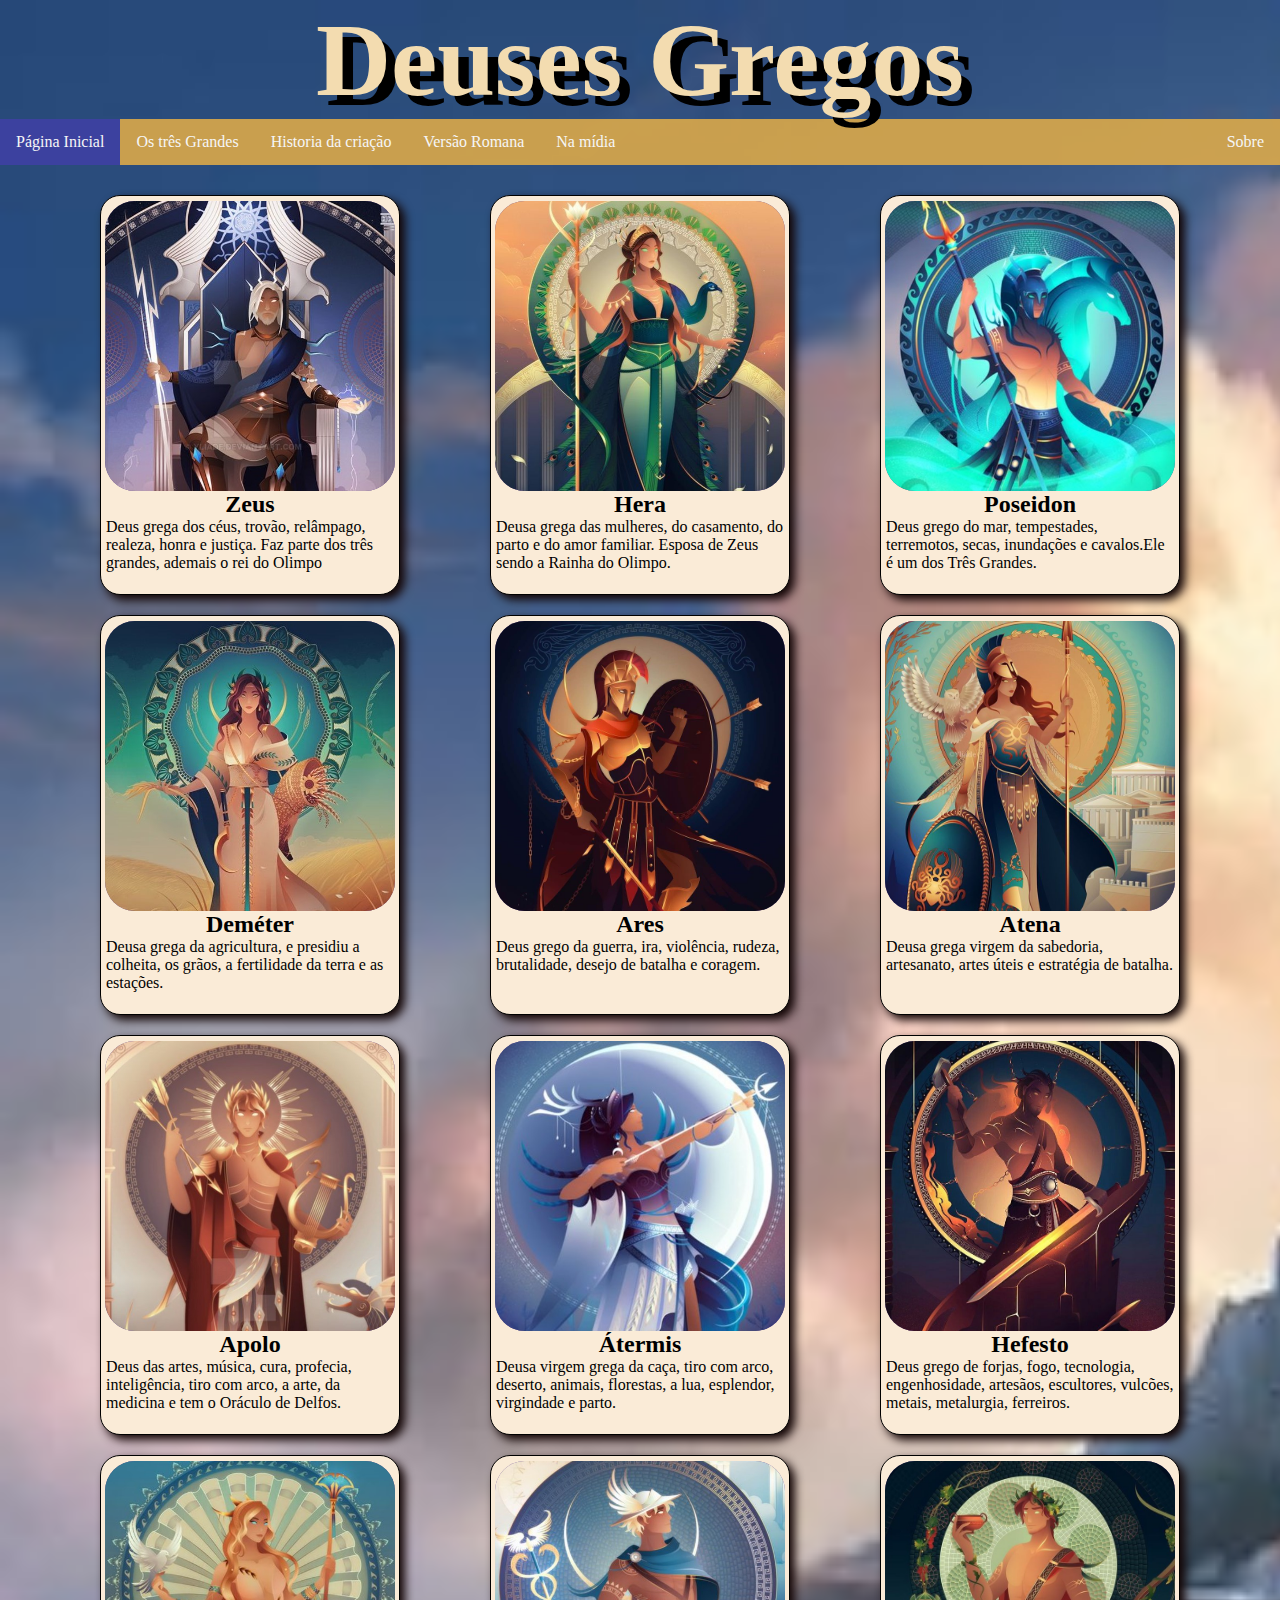
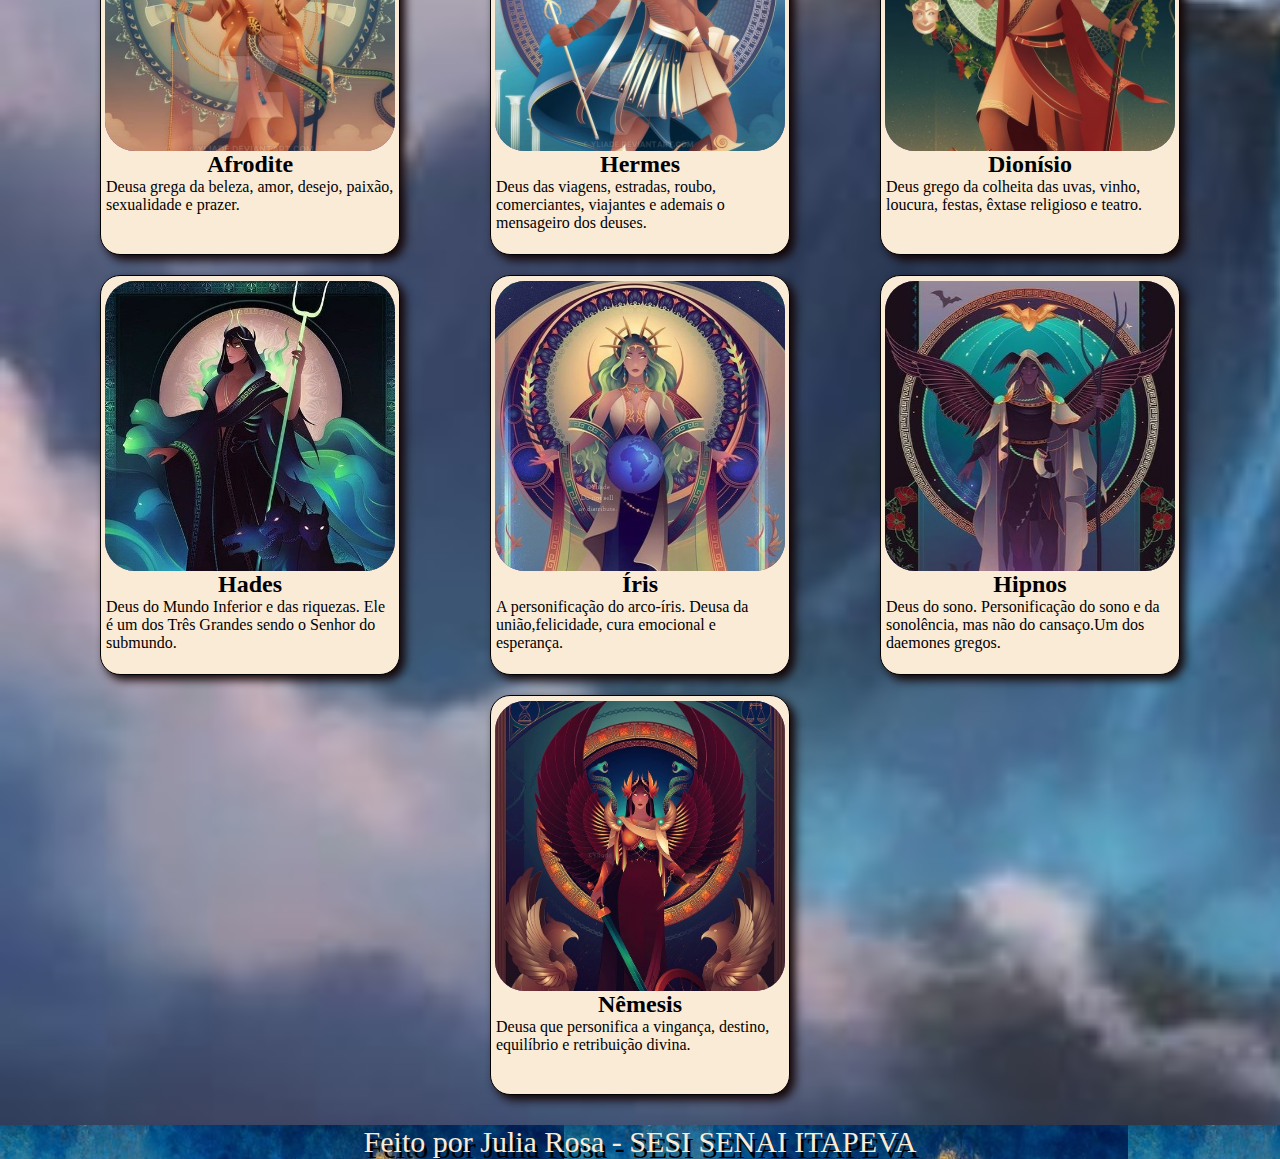
<file: index.html>
<!DOCTYPE html>
<html lang="pt-br">
<head>
    <meta charset="UTF-8">
    <meta name="viewport" content="width=device-width, initial-scale=1.0">
    <title>Cards Geeks JR</title>
    <link rel="stylesheet" href="style.css">
</head>
<body>
   <header id="topo">
    <h1>Deuses Gregos</h1>
    <ul>
        <li><a href="index.html" class="active">Página Inicial</a></li>
        <li><a href="tresgrandes.html">Os três Grandes</a></li>
        <li><a href="historia.html">Historia da criação</a></li>
        <li><a href="romano.html">Versão Romana</a></li>
        <li><a href="midia.html">Na mídia</a></li>
        <li style="float:right"><a href="sobre.html">Sobre</a></li>
  
      </ul>

   </header>
    <main id="conteudo">

        <section class="card">
            <figure>
               <img src="z.jpg" />
            </figure>
            <h2>Zeus</h2>
            <p id="z">Deus grega dos céus, trovão, relâmpago, realeza, honra e justiça. Faz parte dos três grandes, ademais o rei do Olimpo</p>
        </section>

        <section class="card">
            <figure>
               <img src="hera.jpg" />
            </figure>
            <h2>Hera</h2>
            <p id="h">Deusa grega das mulheres, do casamento, do parto e do amor familiar. Esposa de Zeus sendo a Rainha do Olimpo.</p>
        </section>

        <section class="card">
            <figure>
               <img src="pos.jpg" />
            </figure>
            <h2>Poseidon</h2>
            <p>Deus grego do mar, tempestades, terremotos, secas, inundações e cavalos.Ele é um dos Três Grandes.</p>
        </section>

        <section class="card">
            <figure>
               <img src="demeter.jpg" />
            </figure>
            <h2>Deméter</h2>
            <p>Deusa grega da agricultura, e presidiu a colheita, os grãos, a fertilidade da terra e as estações.</p>
        </section>

        <section class="card">
            <figure>
               <img src="ares.jpg" />
            </figure>
            <h2>Ares</h2>
            <p>Deus grego da guerra, ira, violência, rudeza, brutalidade, desejo de batalha e coragem.</p>
        </section>

        <section class="card">
            <figure>
               <img src="athena.jpg" />
            </figure>
            <h2>Atena</h2>
            <p>Deusa grega virgem da sabedoria, artesanato, artes úteis e estratégia de batalha. </p>
        </section>

        <section class="card">
            <figure>
               <img src="ap.jpg" />
            </figure>
            <h2>Apolo</h2>
            <p id="ap"> Deus das artes, música, cura, profecia, inteligência, tiro com arco, a arte, da medicina e tem o Oráculo de Delfos. </p>
        </section>

        <section class="card">
            <figure>
               <img src="artemis.jpg" />
            </figure>
            <h2>Átermis</h2>
            <p id="at">Deusa virgem grega da caça, tiro com arco, deserto, animais, florestas, a lua, esplendor, virgindade e parto. </p>
        </section>

        <section class="card">
            <figure>
               <img src="hesf.jpg" />
            </figure>
            <h2>Hefesto</h2>
            <p id="he">Deus grego de forjas, fogo, tecnologia, engenhosidade, artesãos, escultores, vulcões, metais, metalurgia, ferreiros.</p>
        </section>

        <section class="card">
            <figure>
               <img src="apho.jpg" />
            </figure>
            <h2>Afrodite</h2>
            <p>Deusa grega da beleza, amor, desejo, paixão, sexualidade e prazer.</p>
        </section>

        <section class="card">
            <figure>
               <img src="hermes.jpg" />
            </figure>
            <h2>Hermes</h2>
            <p>Deus das viagens, estradas, roubo, comerciantes, viajantes e ademais o mensageiro dos deuses.</p>
        </section>

        <section class="card">
            <figure>
               <img src="dio.jpg" />
            </figure>
            <h2>Dionísio</h2>
            <p>Deus grego da colheita das uvas, vinho, loucura, festas, êxtase religioso e teatro. </p>
        </section>

        <section class="card">
            <figure>
               <img src="hades.jpg" />
            </figure>
            <h2>Hades</h2>
            <p> Deus do Mundo Inferior e das riquezas. Ele é um dos Três Grandes sendo o Senhor do submundo.</p>
        </section>

        <section class="card">
            <figure>
               <img src="iris.jpg" />
            </figure>
            <h2>Íris</h2>
            <p>A personificação do arco-íris. Deusa da união,felicidade, cura emocional e esperança.</p>
        </section>

        <section class="card">
            <figure>
               <img src="hyp.jpg" />
            </figure>
            <h2>Hipnos</h2>
            <p> Deus do sono. Personificação do sono e da sonolência, mas não do cansaço.Um dos daemones gregos.</p>
        </section>

        <section class="card">
            <figure>
               <img src="neme.jpg" />
            </figure>
            <h2>Nêmesis</h2>
            <p>Deusa que personifica a vingança, destino, equilíbrio e retribuição divina.</p>
        </section>

    </main>
    <footer id="rodape">
        <p> 
            Feito por Julia Rosa - SESI SENAI ITAPEVA
        </p>

    </footer>

   
</body>
</html>
</file>
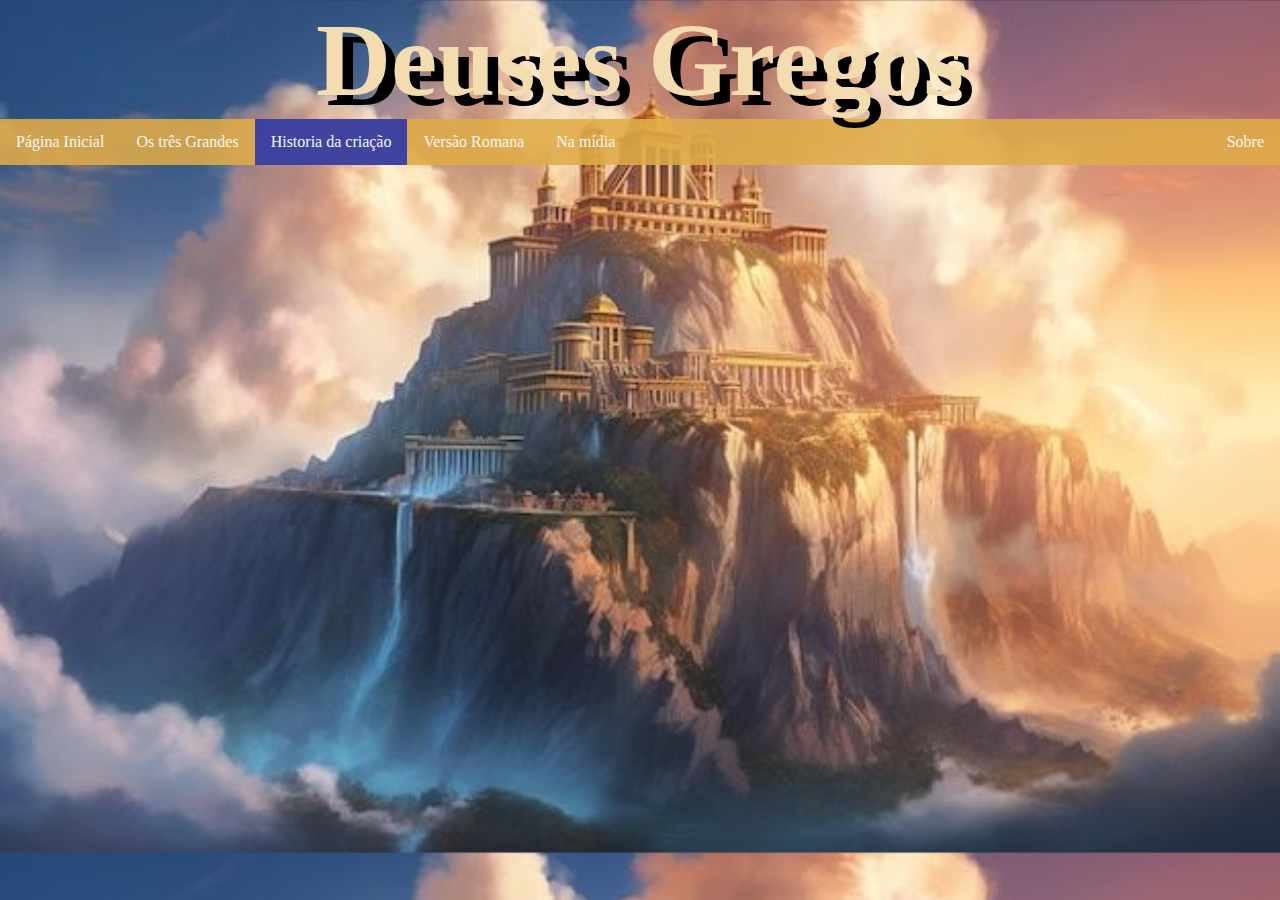
<file: historia.html>
<!DOCTYPE html>
<html lang="en">
<head>
    <meta charset="UTF-8">
    <meta name="viewport" content="width=device-width, initial-scale=1.0">
    <title>Historia da criação</title>
    <link rel="stylesheet" href="style2.css">
</head>
<body>
    <header id="topo">
        <h1>Deuses Gregos</h1>
        <ul>
            <li><a href="index.html">Página Inicial</a></li>
            <li><a href="tresgrandes.html" >Os três Grandes</a></li>
            <li><a href="historia.html" class="active" >Historia da criação</a></li>
            <li><a href="romano.html">Versão Romana</a></li>
            <li><a href="midia.html">Na mídia</a></li>
            <li style="float:right"><a href="sobre.html">Sobre</a></li>
          </ul>
    
       </header>
    
</body>
</html>
</file>
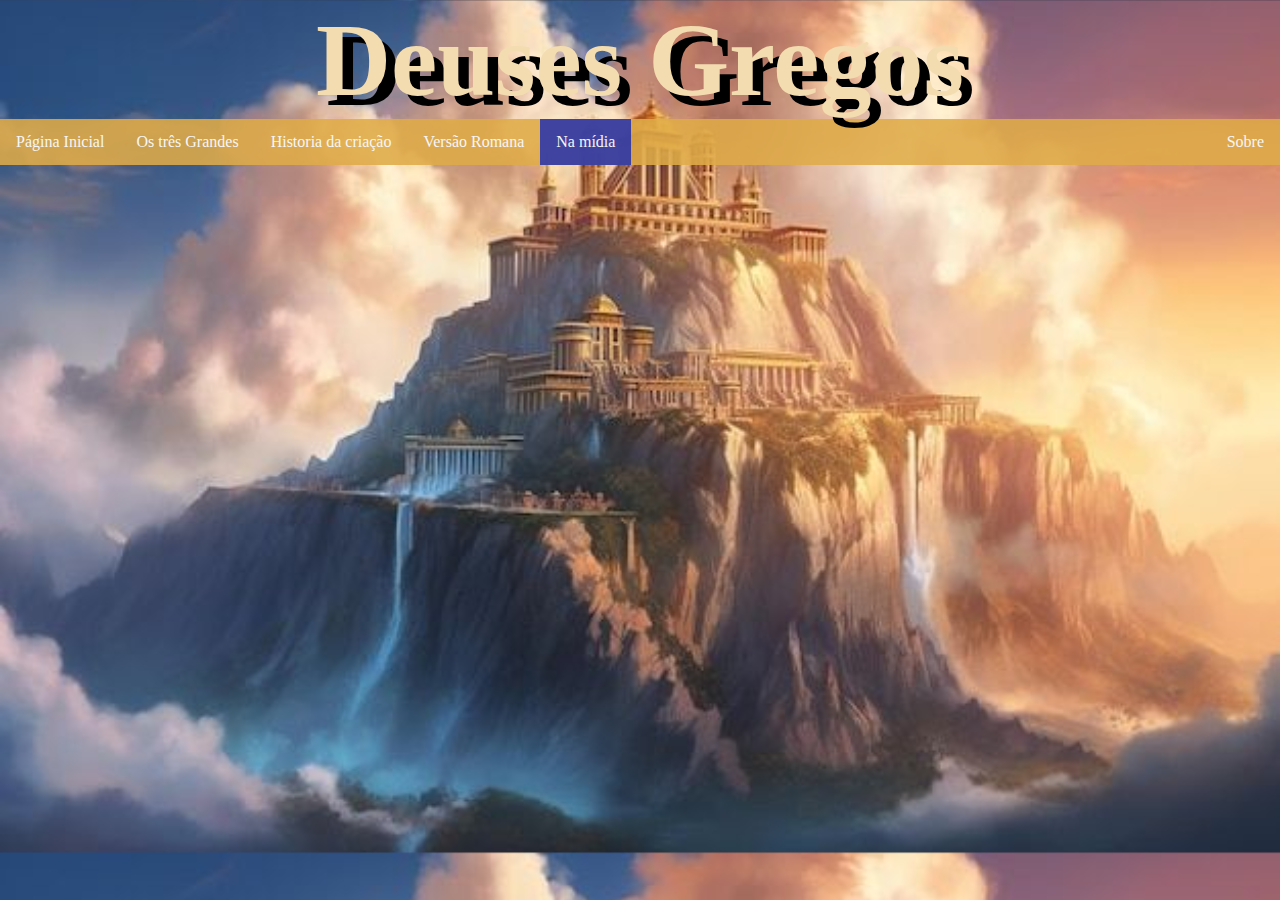
<file: midia.html>
<!DOCTYPE html>
<html lang="en">
<head>
    <meta charset="UTF-8">
    <meta name="viewport" content="width=device-width, initial-scale=1.0">
    <title>Na Mídia</title>
    <link rel="stylesheet" href="style4.css">
</head>
<body>
    <header id="topo">
        <h1>Deuses Gregos</h1>
        <ul>
            <li><a href="index.html">Página Inicial</a></li>
            <li><a href="tresgrandes.html">Os três Grandes</a></li>
            <li><a href="historia.html">Historia da criação</a></li>
            <li><a href="romano.html">Versão Romana</a></li>
            <li><a href="midia.html" class="active">Na mídia</a></li>
            <li style="float:right"><a href="sobre.html">Sobre</a></li>
          </ul>
    
       </header>
    
</body>
</html>
</file>
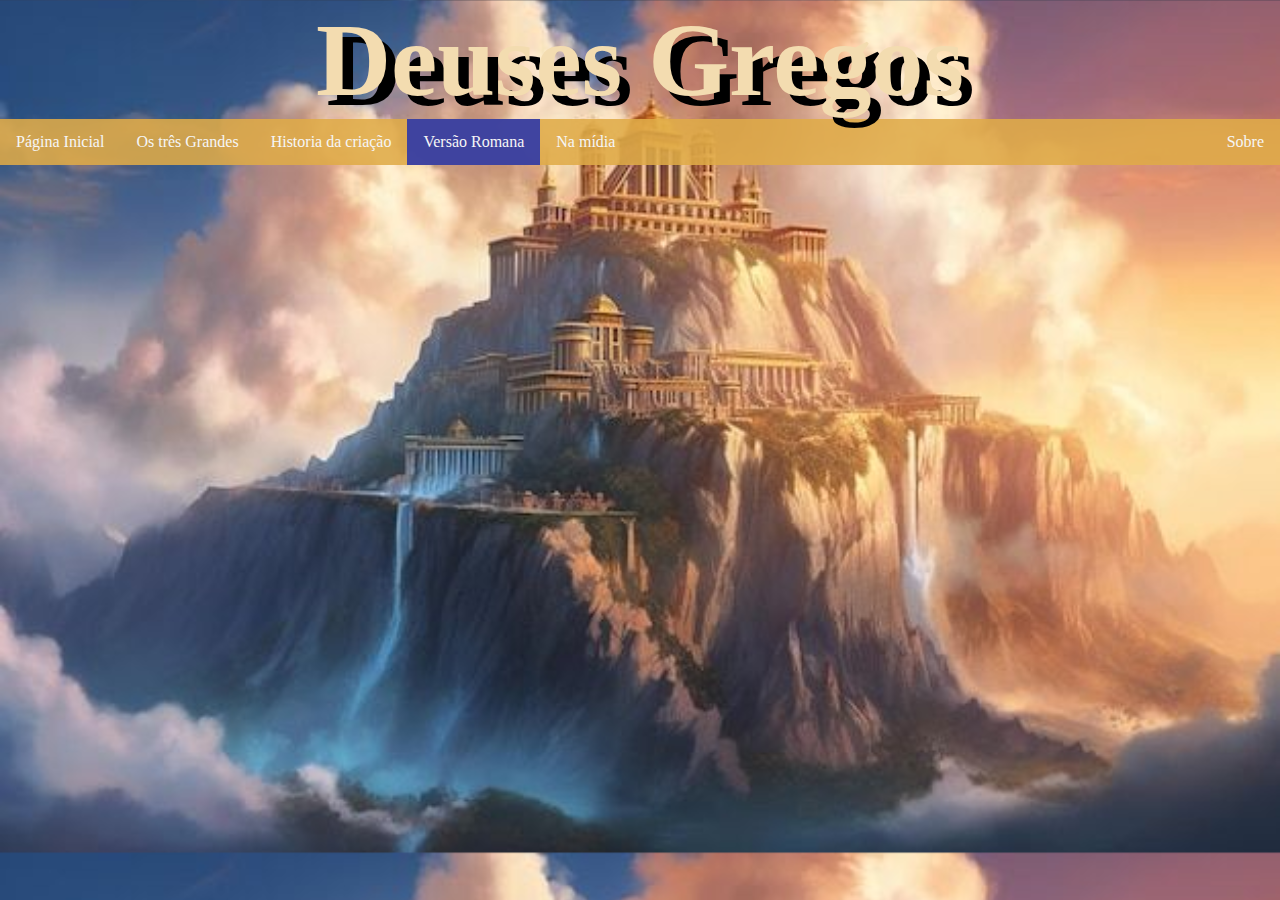
<file: romano.html>
<!DOCTYPE html>
<html lang="en">
<head>
    <meta charset="UTF-8">
    <meta name="viewport" content="width=device-width, initial-scale=1.0">
    <title>Versão Romana</title>
    <link rel="stylesheet" href="style3.css">
</head>
<body>
    <header id="topo">
        <h1>Deuses Gregos</h1>
        <ul>
            <li><a href="index.html">Página Inicial</a></li>
            <li><a href="tresgrandes.html">Os três Grandes</a></li>
            <li><a href="historia.html">Historia da criação</a></li>
            <li><a href="romano.html"class="active">Versão Romana</a></li>
            <li><a href="midia.html">Na mídia</a></li>
            <li style="float:right"><a href="sobre.html">Sobre</a></li>
          </ul>
    
       </header>
    
</body>
</html>
</file>
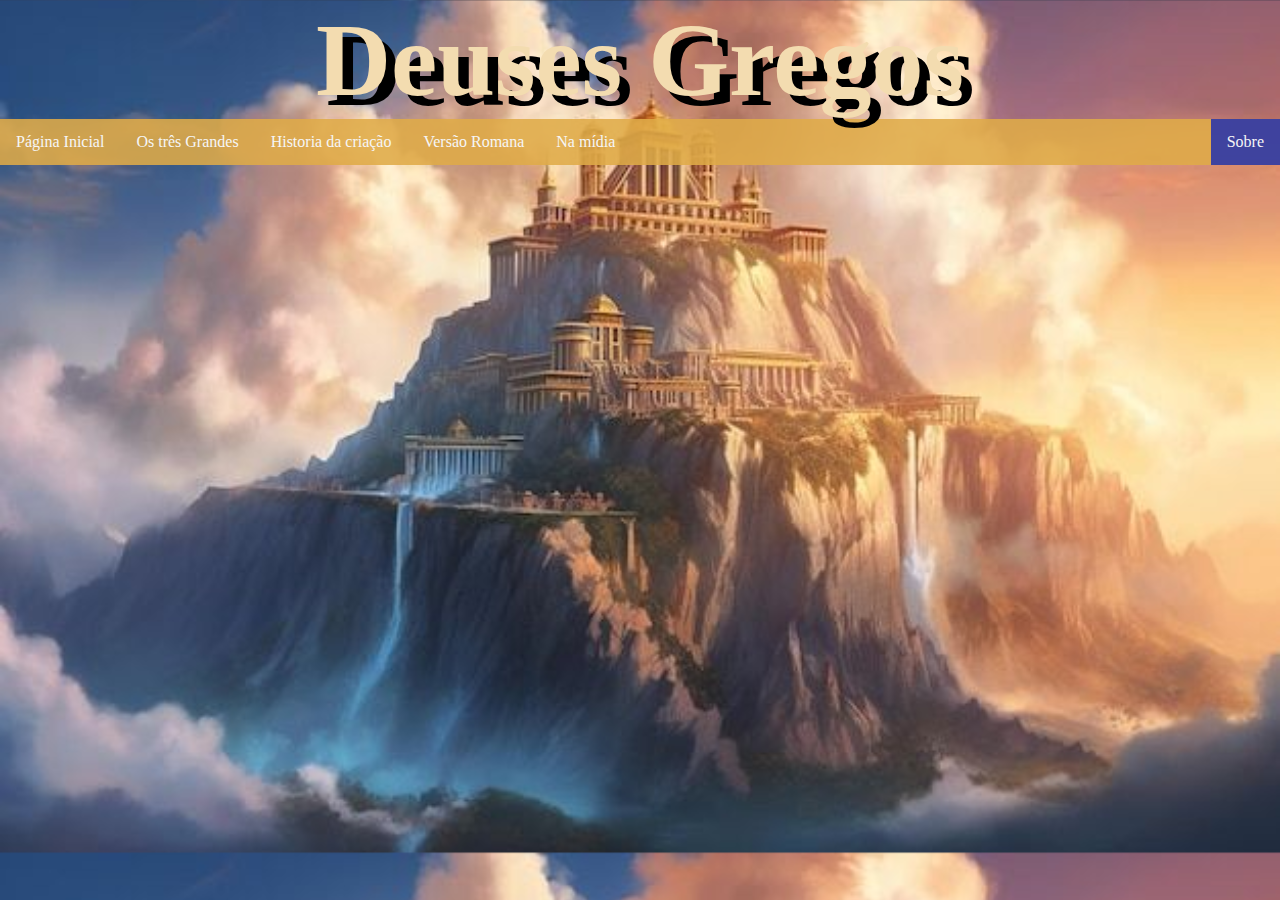
<file: sobre.html>
<!DOCTYPE html>
<html lang="en">
<head>
    <meta charset="UTF-8">
    <meta name="viewport" content="width=device-width, initial-scale=1.0">
    <title>Sobre</title>
    <link rel="stylesheet" href="style4.css">
</head>
<body>
    <header id="topo">
        <h1>Deuses Gregos</h1>
        <ul>
            <li><a href="index.html">Página Inicial</a></li>
            <li><a href="tresgrandes.html">Os três Grandes</a></li>
            <li><a href="historia.html">Historia da criação</a></li>
            <li><a href="romano.html">Versão Romana</a></li>
            <li><a href="midia.html">Na mídia</a></li>
            <li style="float:right"><a href="sobre.html"class="active" >Sobre</a></li>
          </ul>
    
       </header>
    
    
</body>
</html>
</file>
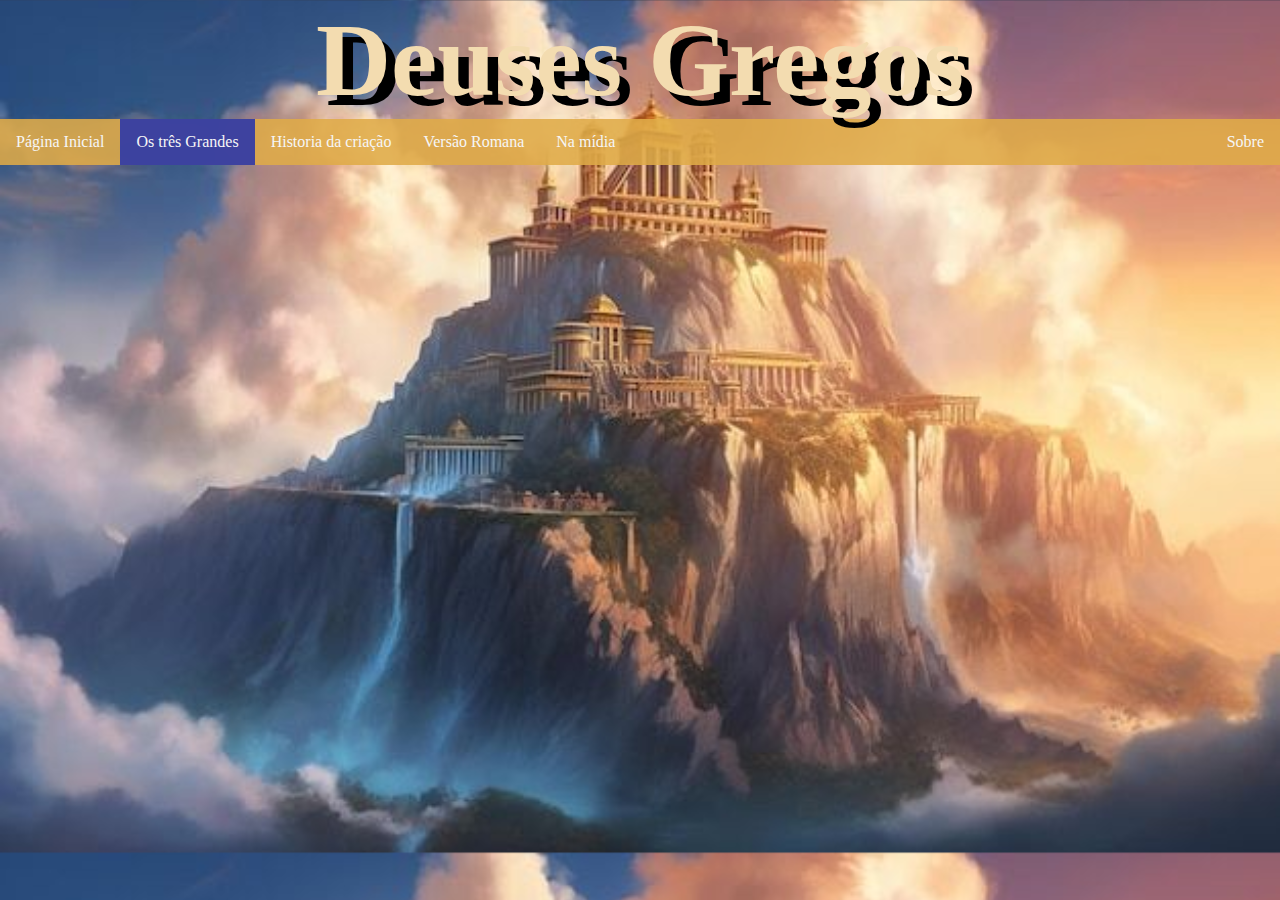
<file: tresgrandes.html>
<!DOCTYPE html>
<html lang="en">
<head>
    <meta charset="UTF-8">
    <meta name="viewport" content="width=device-width, initial-scale=1.0">
    <title>Os Três Grandes</title>
    <link rel="stylesheet" href="style1.css">
</head>
<body>
    <header id="topo">
        <h1>Deuses Gregos</h1>
        <ul>
            <li><a href="index.html">Página Inicial</a></li>
            <li><a href="tresgrandes.html"class="active">Os três Grandes</a></li>
            <li><a href="historia.html">Historia da criação</a></li>
            <li><a href="romano.html">Versão Romana</a></li>
            <li><a href="midia.html">Na mídia</a></li>
            <li style="float:right"><a href="sobre.html">Sobre</a></li>
          </ul>
    
       </header>
</body>
</html>
</file>
<file: style.css>
/*documento css - Projeto card*/

*{
    margin: 0;
    padding: 0;
    box-sizing: border-box;
}

body {
    font-family: Georgia, 'Times New Roman', Times, serif;
    color: black;
    background-image: url("img.jfif");
    background-size: cover;
}


#topo {
        height: 70%;
}

#topo ul {
    list-style-type: none;
    margin: 0;
    padding: 0;
    overflow: hidden;
    background-color: #dfab48e0;
  }


li {
    float: left;
  }
  
  li a {
    display: block;
    color: rgb(246, 246, 246);
    text-align: center;
    padding: 14px 16px;
    text-decoration: none;
  }
  
  /* Change the link color to #111 (black) on hover */
  li a:hover {
    background-color: #2230add8;
  } 

 .active {
    background-color:  #2230add8;
  }

#topo h1 {
    color: #f3dcb0;
    font-size: 650%;
    display:flex;
    justify-content: center;
    align-items: center;
    text-shadow: 0.1em 0.1em black;

}

#conteudo {
    /* background-color: rgba(175, 94, 175, 0.881); */
   
    padding: 20px;
    display: flex;
    flex-direction: row;
    flex-wrap: wrap;
    justify-content: space-evenly;
    /* background: linear-gradient(0deg, #ffc600 0%, rgb(50, 115, 200) 100%); */
}

.card {
    background-color: antiquewhite;
    width: 300px;
    height: 400px;
    border: 1px solid black;
    padding: 5px;
    margin: 10px;
    border-radius: 20px;
    box-shadow: 5px 5px 10px #140606;
    display: flex;
    flex-direction: column;
    align-items: center;
    transition-duration: 1s;

    
}
.card:hover{
    scale: 1.3;
}

/* #z{
    font-size: 16px;
}

#h{
    font-size: 16px;
}

#ap{
    font-size: 16;
}

#at{
    font-size: 15;
}

#he{
    font-size: 15;
} */

.card figure {
    width: 290px;
    height: 290px;
    background-color: rgb(99, 70, 143);
    border-radius: 30px;
}

.card figure img {
    width: 100%;
    border-radius: 30px;
}

.card h2 {
    font-size: 24px;
}

.card p {
    font-size: 16px;
}

#rodape {
     /* background-color:  #ffd28a ;  */
     background-image: url("img3.jpg");
     background-size:auto ;
    
    height: 20%;
}

#rodape p {
    font-size: 30px;
    color: antiquewhite;
    display:flex;
    justify-content: center;
    align-items: center;
    text-shadow: 0.1em 0.2em black;

}
</file>
<file: style2.css>
/*documento css - Projeto card pagina historia*/

*{
    margin: 0;
    padding: 0;
    box-sizing: border-box;
}

header

    .active {
        background-color:  #2230add8;
      }




body {
    font-family: Georgia, 'Times New Roman', Times, serif;
    color: black;
    background-image: url("img.jfif");
    background-size: cover;
}

#topo {
    height: 70%;
}

#topo ul {
list-style-type: none;
margin: 0;
padding: 0;
overflow: hidden;
background-color: #dfab48e0;
}


li {
float: left;
}

li a {
display: block;
color: rgb(246, 246, 246);
text-align: center;
padding: 14px 16px;
text-decoration: none;
}


li a:hover {
background-color: #2230add8;
} 

#topo h1 {
    color: #f3dcb0;
    font-size: 650%;
    display:flex;
    justify-content: center;
    align-items: center;
    text-shadow: 0.1em 0.1em black;

}
</file>
<file: style4.css>
/*documento css - Projeto card pagina midia*/

*{
    margin: 0;
    padding: 0;
    box-sizing: border-box;
}

header

    .active {
        background-color:  #2230add8;
    }

body {
    font-family: Georgia, 'Times New Roman', Times, serif;
    color: black;
    background-image: url("img.jfif");
    background-size: cover;
}

#topo {
    height: 70%;
}

#topo ul {
list-style-type: none;
margin: 0;
padding: 0;
overflow: hidden;
background-color: #dfab48e0;
}


li {
float: left;
}

li a {
display: block;
color: rgb(246, 246, 246);
text-align: center;
padding: 14px 16px;
text-decoration: none;
}


li a:hover {
background-color: #2230add8;
} 

#topo h1 {
    color: #f3dcb0;
    font-size: 650%;
    display:flex;
    justify-content: center;
    align-items: center;
    text-shadow: 0.1em 0.1em black;

}
</file>
<file: style3.css>
/*documento css - Projeto card pagina romano*/

*{
    margin: 0;
    padding: 0;
    box-sizing: border-box;
}

header

    .active {
        background-color:  #2230add8;
    }

body {
    font-family: Georgia, 'Times New Roman', Times, serif;
    color: black;
    background-image: url("img.jfif");
    background-size: cover;
}

#topo {
    height: 70%;
}

#topo ul {
list-style-type: none;
margin: 0;
padding: 0;
overflow: hidden;
background-color: #dfab48e0;
}


li {
float: left;
}

li a {
display: block;
color: rgb(246, 246, 246);
text-align: center;
padding: 14px 16px;
text-decoration: none;
}


li a:hover {
background-color: #2230add8;
} 

#topo h1 {
    color: #f3dcb0;
    font-size: 650%;
    display:flex;
    justify-content: center;
    align-items: center;
    text-shadow: 0.1em 0.1em black;

}
</file>
<file: style1.css>
/*documento css - Projeto card pagina os 3 grandes*/

*{
    margin: 0;
    padding: 0;
    box-sizing: border-box;
}

.active {
    background-color:  #2230add8;
  }

body {
    font-family: Georgia, 'Times New Roman', Times, serif;
    color: black;
    background-image: url("img.jfif");
    background-size: cover;
}

#topo {
    height: 70%;
}

#topo ul {
list-style-type: none;
margin: 0;
padding: 0;
overflow: hidden;
background-color: #dfab48e0;
}


li {
float: left;
}

li a {
display: block;
color: rgb(246, 246, 246);
text-align: center;
padding: 14px 16px;
text-decoration: none;
}


li a:hover {
background-color: #2230add8;
} 

#topo h1 {
    color: #f3dcb0;
    font-size: 650%;
    display:flex;
    justify-content: center;
    align-items: center;
    text-shadow: 0.1em 0.1em black;

}
</file>
